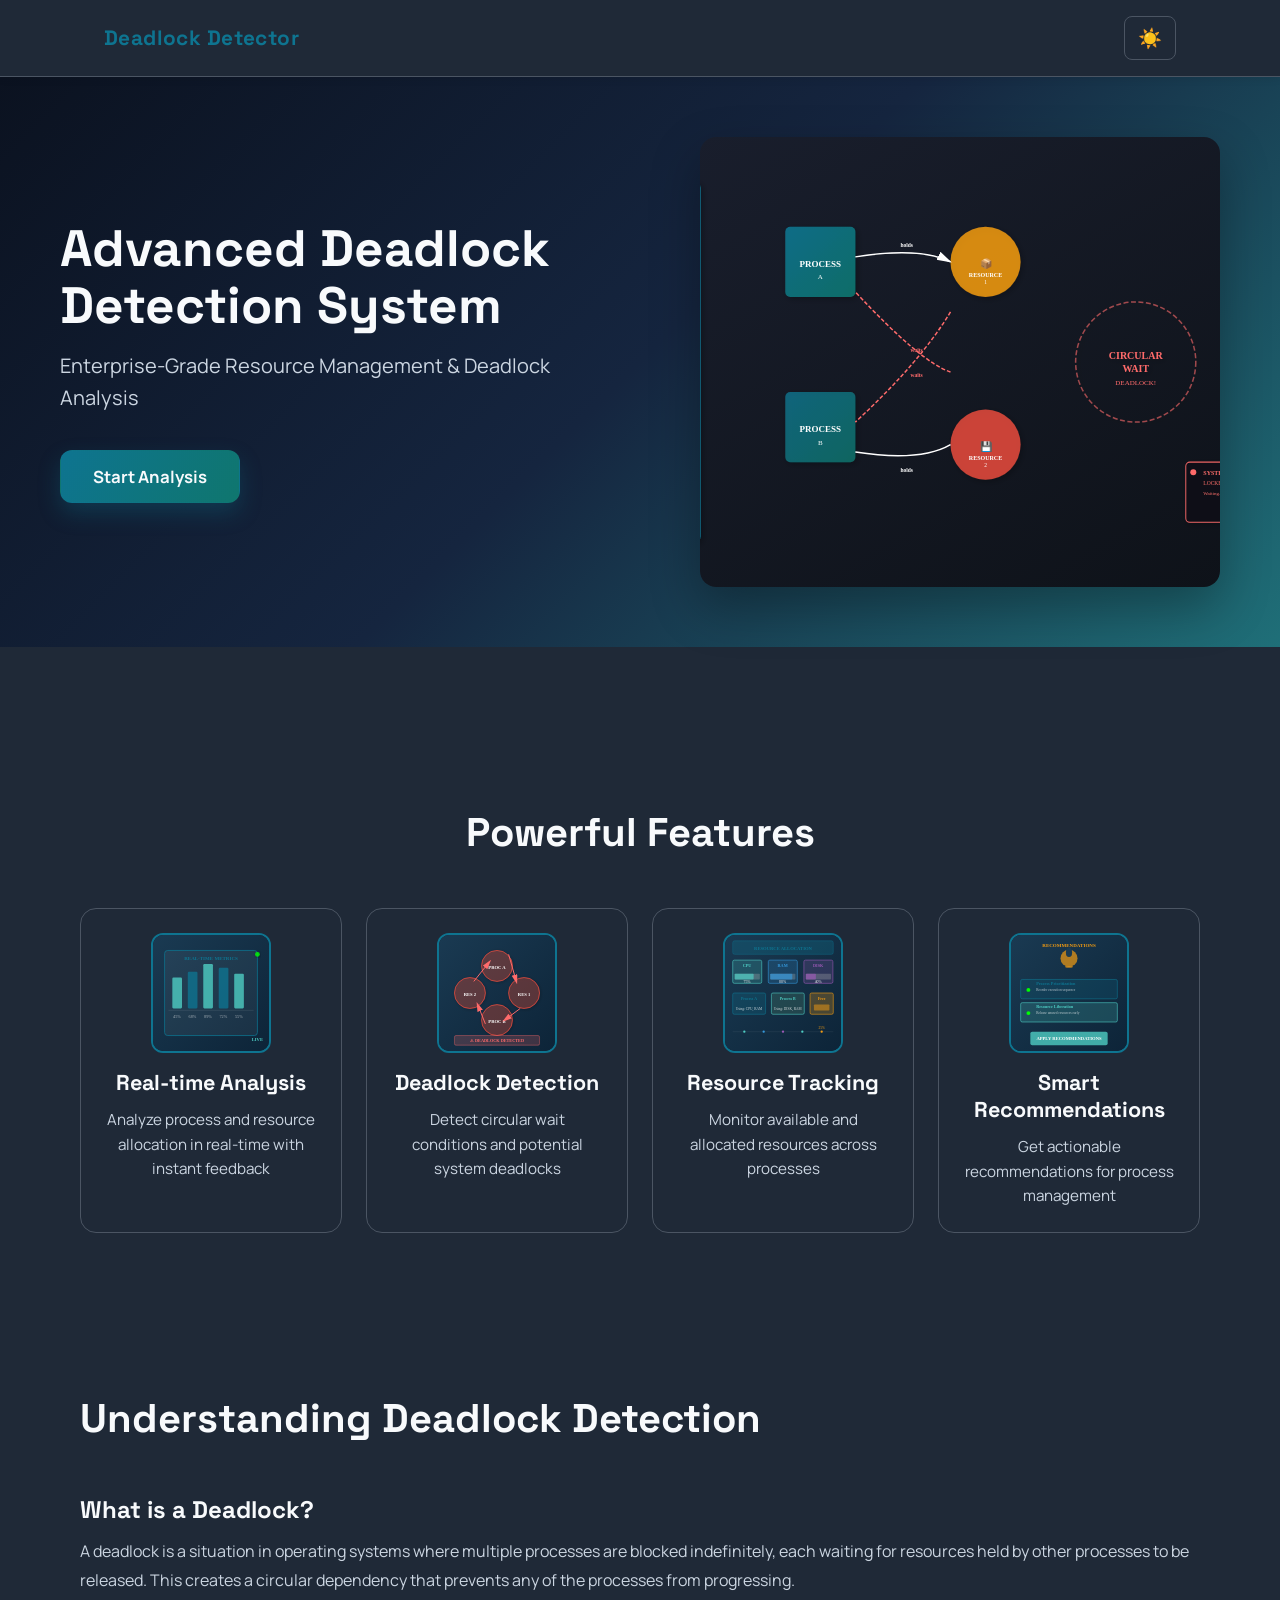
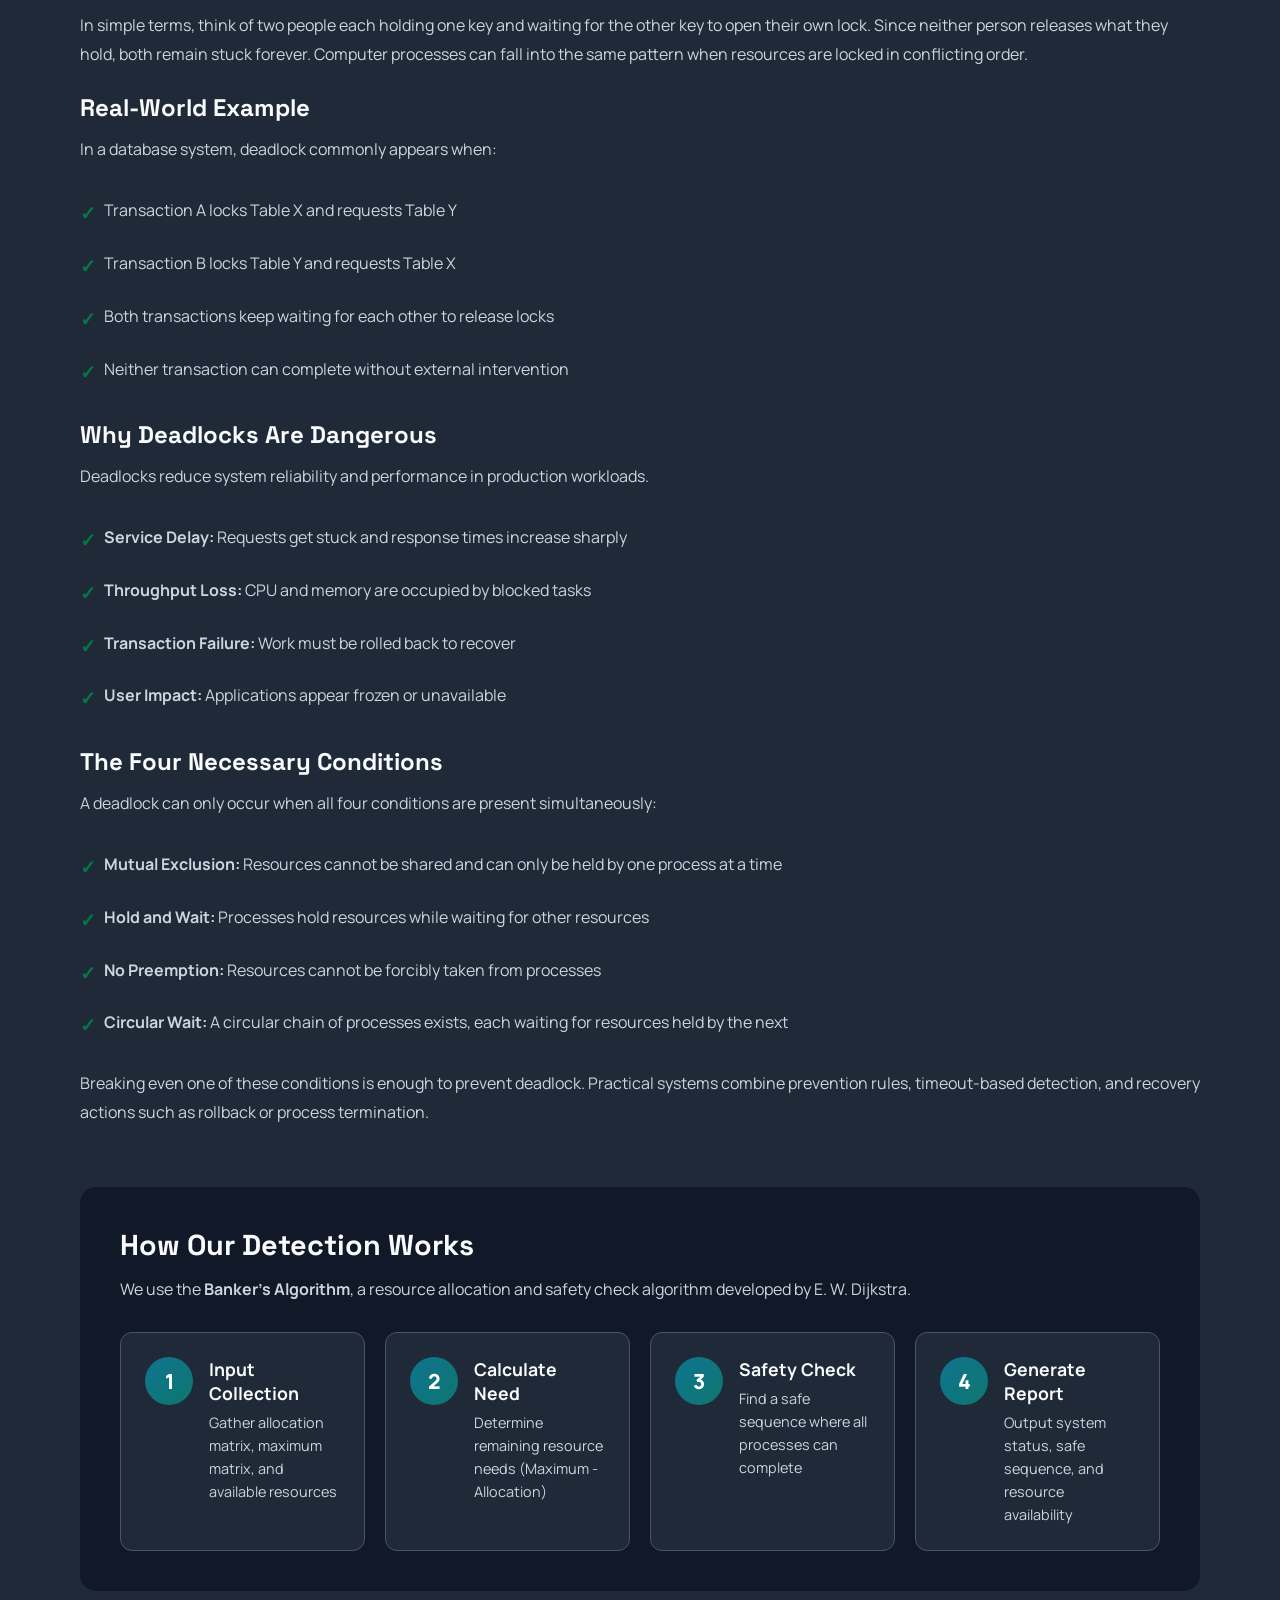
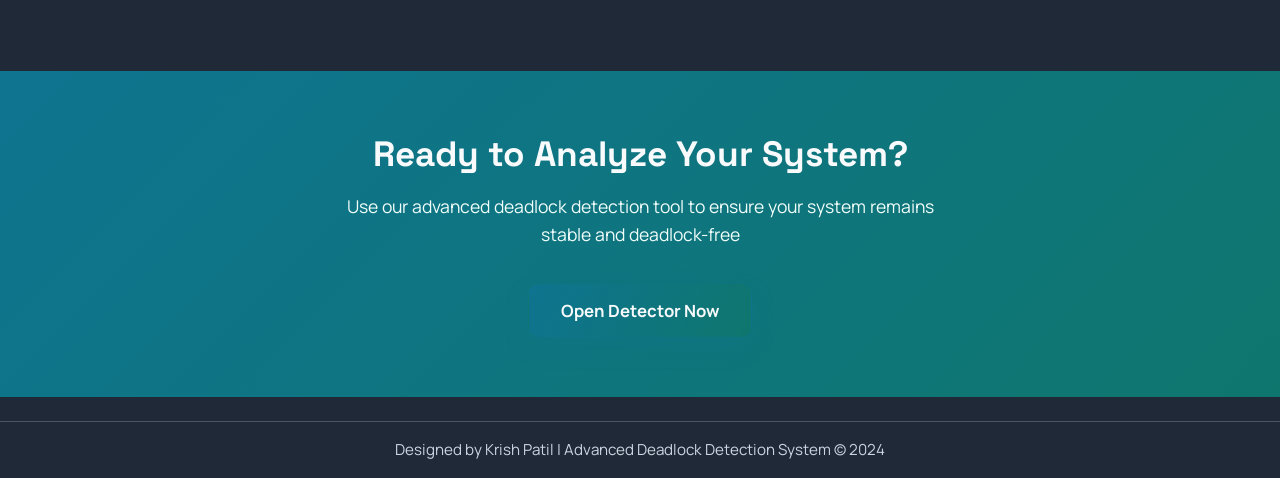
<file: index.html>
<!DOCTYPE html>
<html lang="en" data-theme="dark">
<head>
    <meta charset="UTF-8">
    <meta name="viewport" content="width=device-width, initial-scale=1.0">
    <title>Advanced Deadlock Detection System</title>
    <link rel="preconnect" href="https://fonts.googleapis.com">
    <link rel="preconnect" href="https://fonts.gstatic.com" crossorigin>
    <link href="https://fonts.googleapis.com/css2?family=JetBrains+Mono:wght@400;600&family=Manrope:wght@400;600;700;800&family=Space+Grotesk:wght@600;700&display=swap" rel="stylesheet">
    <link rel="stylesheet" href="style.css">
</head>
<body>
    <!-- Navigation -->
    <nav class="navbar">
        <div class="container navbar-content">
            <div class="logo">Deadlock Detector</div>
            <button class="theme-toggle" id="theme-toggle" title="Toggle Dark/Light Mode">
                <span class="theme-icon">🌙</span>
            </button>
        </div>
    </nav>

    <!-- Hero Section -->
    <section class="hero">
        <div class="container">
            <div class="hero-content">
                <h1>Advanced Deadlock Detection System</h1>
                <p class="hero-subtitle">Enterprise-Grade Resource Management & Deadlock Analysis</p>
                <a href="detector.html" class="btn btn-primary btn-lg">Start Analysis</a>
            </div>
            <div class="hero-image">
                <img src="images.svg" alt="Server Systems" class="hero-img">
            </div>
        </div>
    </section>

    <!-- Features Section -->
    <section class="features">
        <div class="container">
            <h2>Powerful Features</h2>
            <div class="features-grid">
                <div class="feature-card">
                    <div class="feature-icon">
                        <img src="feature1.svg" alt="Real-time Analysis" class="feature-img">
                    </div>
                    <h3>Real-time Analysis</h3>
                    <p>Analyze process and resource allocation in real-time with instant feedback</p>
                </div>
                <div class="feature-card">
                    <div class="feature-icon">
                        <img src="feature2.svg" alt="Deadlock Detection" class="feature-img">
                    </div>
                    <h3>Deadlock Detection</h3>
                    <p>Detect circular wait conditions and potential system deadlocks</p>
                </div>
                <div class="feature-card">
                    <div class="feature-icon">
                        <img src="feature3.svg" alt="Resource Tracking" class="feature-img">
                    </div>
                    <h3>Resource Tracking</h3>
                    <p>Monitor available and allocated resources across processes</p>
                </div>
                <div class="feature-card">
                    <div class="feature-icon">
                        <img src="feature4.svg" alt="Smart Recommendations" class="feature-img">
                    </div>
                    <h3>Smart Recommendations</h3>
                    <p>Get actionable recommendations for process management</p>
                </div>
            </div>
        </div>
    </section>

    <!-- About Section -->
    <section class="about">
        <div class="container">
            <h2>Understanding Deadlock Detection</h2>
            <div class="about-content">
                <div class="about-text">
                    <h3>What is a Deadlock?</h3>
                    <p>A deadlock is a situation in operating systems where multiple processes are blocked indefinitely, each waiting for resources held by other processes to be released. This creates a circular dependency that prevents any of the processes from progressing.</p>
                    <p>In simple terms, think of two people each holding one key and waiting for the other key to open their own lock. Since neither person releases what they hold, both remain stuck forever. Computer processes can fall into the same pattern when resources are locked in conflicting order.</p>

                    <h3 class="mt-3">Real-World Example</h3>
                    <p>In a database system, deadlock commonly appears when:</p>
                    <ul class="conditions-list">
                        <li>Transaction A locks Table X and requests Table Y</li>
                        <li>Transaction B locks Table Y and requests Table X</li>
                        <li>Both transactions keep waiting for each other to release locks</li>
                        <li>Neither transaction can complete without external intervention</li>
                    </ul>

                    <h3 class="mt-3">Why Deadlocks Are Dangerous</h3>
                    <p>Deadlocks reduce system reliability and performance in production workloads.</p>
                    <ul class="conditions-list">
                        <li><strong>Service Delay:</strong> Requests get stuck and response times increase sharply</li>
                        <li><strong>Throughput Loss:</strong> CPU and memory are occupied by blocked tasks</li>
                        <li><strong>Transaction Failure:</strong> Work must be rolled back to recover</li>
                        <li><strong>User Impact:</strong> Applications appear frozen or unavailable</li>
                    </ul>
                    
                    <h3 class="mt-3">The Four Necessary Conditions</h3>
                    <p>A deadlock can only occur when all four conditions are present simultaneously:</p>
                    <ul class="conditions-list">
                        <li><strong>Mutual Exclusion:</strong> Resources cannot be shared and can only be held by one process at a time</li>
                        <li><strong>Hold and Wait:</strong> Processes hold resources while waiting for other resources</li>
                        <li><strong>No Preemption:</strong> Resources cannot be forcibly taken from processes</li>
                        <li><strong>Circular Wait:</strong> A circular chain of processes exists, each waiting for resources held by the next</li>
                    </ul>

                    <p>Breaking even one of these conditions is enough to prevent deadlock. Practical systems combine prevention rules, timeout-based detection, and recovery actions such as rollback or process termination.</p>
                </div>
            </div>

            <div class="algorithm-section">
                <h3>How Our Detection Works</h3>
                <p>We use the <strong>Banker's Algorithm</strong>, a resource allocation and safety check algorithm developed by E. W. Dijkstra.</p>
                
                <div class="algorithm-steps">
                    <div class="step">
                        <div class="step-number">1</div>
                        <div class="step-content">
                            <h4>Input Collection</h4>
                            <p>Gather allocation matrix, maximum matrix, and available resources</p>
                        </div>
                    </div>
                    <div class="step">
                        <div class="step-number">2</div>
                        <div class="step-content">
                            <h4>Calculate Need</h4>
                            <p>Determine remaining resource needs (Maximum - Allocation)</p>
                        </div>
                    </div>
                    <div class="step">
                        <div class="step-number">3</div>
                        <div class="step-content">
                            <h4>Safety Check</h4>
                            <p>Find a safe sequence where all processes can complete</p>
                        </div>
                    </div>
                    <div class="step">
                        <div class="step-number">4</div>
                        <div class="step-content">
                            <h4>Generate Report</h4>
                            <p>Output system status, safe sequence, and resource availability</p>
                        </div>
                    </div>
                </div>
            </div>
        </div>
    </section>

    <!-- CTA Section -->
    <section class="cta">
        <div class="container">
            <h2>Ready to Analyze Your System?</h2>
            <p>Use our advanced deadlock detection tool to ensure your system remains stable and deadlock-free</p>
            <a href="detector.html" class="btn btn-primary btn-lg">Open Detector Now</a>
        </div>
    </section>

    <footer class="footer">
        <p>Designed by Krish Patil | Advanced Deadlock Detection System © 2024</p>
    </footer>
    <script src="script.js"></script>
</body>
</html>
</file>
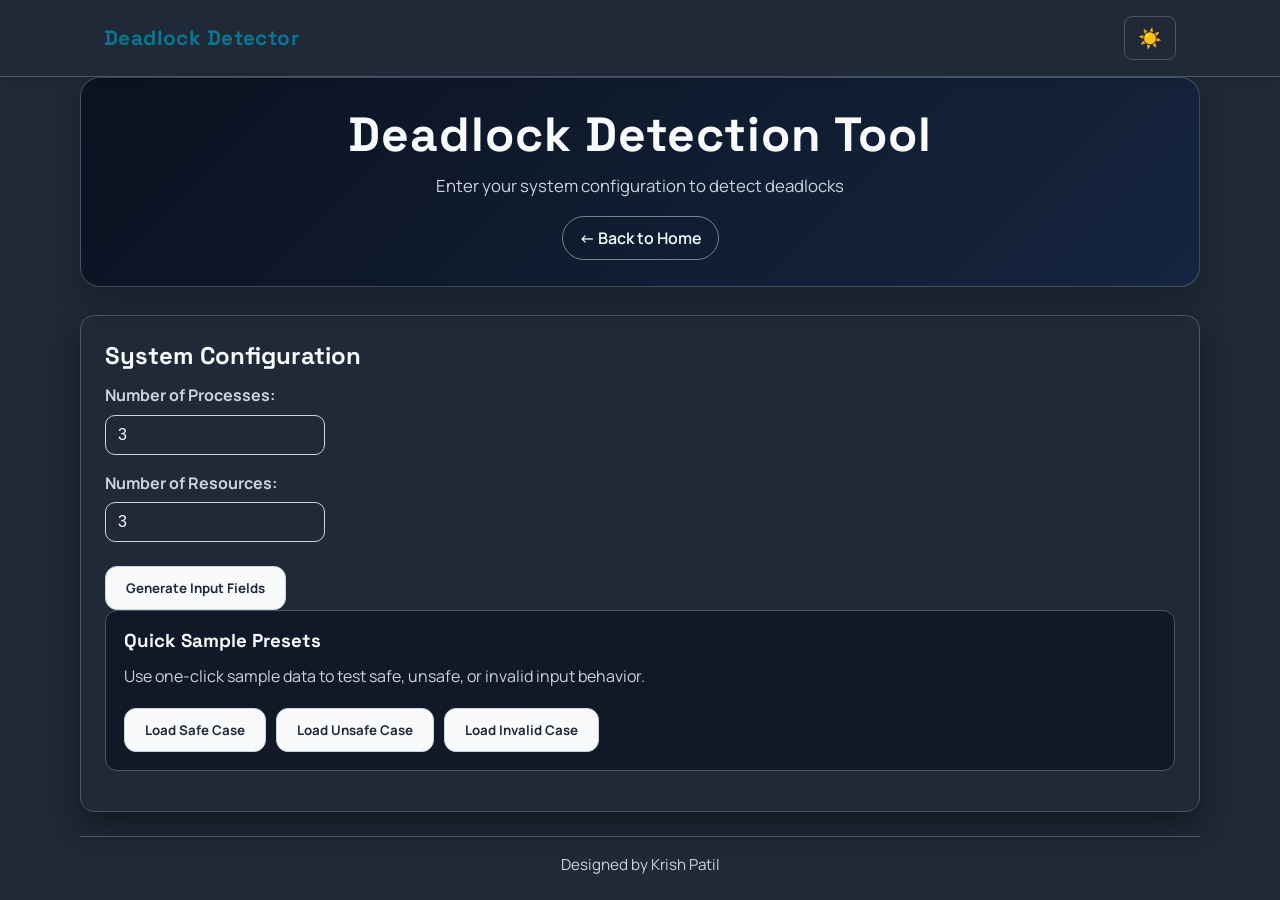
<file: detector.html>
<!DOCTYPE html>
<html lang="en" data-theme="dark">
<head>
    <meta charset="UTF-8">
    <meta name="viewport" content="width=device-width, initial-scale=1.0">
    <title>Deadlock Detector - Analysis Tool</title>
    <link rel="preconnect" href="https://fonts.googleapis.com">
    <link rel="preconnect" href="https://fonts.gstatic.com" crossorigin>
    <link href="https://fonts.googleapis.com/css2?family=JetBrains+Mono:wght@400;600&family=Manrope:wght@400;600;700;800&family=Space+Grotesk:wght@600;700&display=swap" rel="stylesheet">
    <link rel="stylesheet" href="style.css">
</head>
<body>
    <!-- Navigation -->
    <nav class="navbar">
        <div class="container navbar-content">
            <div class="logo">Deadlock Detector</div>
            <button class="theme-toggle" id="theme-toggle" title="Toggle Dark/Light Mode">
                <span class="theme-icon">🌙</span>
            </button>
        </div>
    </nav>

    <div class="container">
        <div class="header">
            <h1>Deadlock Detection Tool</h1>
            <p>Enter your system configuration to detect deadlocks</p>
            <a href="index.html" class="back-link">← Back to Home</a>
        </div>

        <div class="main-content">
            <div class="input-section">
                <h2>System Configuration</h2>
                
                <div class="form-group">
                    <label for="numProcesses">Number of Processes:</label>
                    <input type="number" id="numProcesses" min="1" max="10" value="3">
                </div>

                <div class="form-group">
                    <label for="numResources">Number of Resources:</label>
                    <input type="number" id="numResources" min="1" max="10" value="3">
                </div>

                <button class="btn btn-secondary" onclick="generateMatrices()">Generate Input Fields</button>

                <div class="matrix-section preset-section">
                    <h3>Quick Sample Presets</h3>
                    <p>Use one-click sample data to test safe, unsafe, or invalid input behavior.</p>
                    <div class="preset-buttons">
                        <button class="btn btn-secondary" onclick="loadPreset('safe')">Load Safe Case</button>
                        <button class="btn btn-secondary" onclick="loadPreset('unsafe')">Load Unsafe Case</button>
                        <button class="btn btn-secondary" onclick="loadPreset('invalid')">Load Invalid Case</button>
                    </div>
                </div>

                <div id="matrices-container" style="display:none;">
                    <!-- Allocation Matrix -->
                    <div class="matrix-section">
                        <h3>Allocation Matrix (Current Resource Allocation)</h3>
                        <div id="allocationMatrix"></div>
                    </div>

                    <!-- Maximum Matrix -->
                    <div class="matrix-section">
                        <h3>Maximum Matrix (Maximum Resources Needed)</h3>
                        <div id="maximumMatrix"></div>
                    </div>

                    <!-- Available Resources -->
                    <div class="matrix-section">
                        <h3>Available Resources</h3>
                        <div id="availableResources"></div>
                    </div>

                    <button class="btn btn-primary" onclick="analyzeDeadlock()">Analyze for Deadlock</button>
                </div>
            </div>

            <!-- Results Section -->
            <div id="results-section" style="display:none;" class="results-section">
                <h2>Analysis Results</h2>
                
                <div id="status-card" class="card status-card"></div>
                
                <div id="safe-sequence-card" style="display:none;" class="card">
                    <h3>Safe Sequence Found</h3>
                    <p id="safe-sequence"></p>
                </div>

                <div id="need-matrix-card" style="display:none;" class="card">
                    <h3>Need Matrix (Tabular Form)</h3>
                    <div id="need-matrix"></div>
                </div>

                <div id="stepwise-card" style="display:none;" class="card">
                    <h3>Step-wise Solution</h3>
                    <div id="stepwise-solution" class="stepwise-solution-block"></div>
                </div>

                <div id="remaining-resources-card" style="display:none;" class="card">
                    <h3>Remaining Resources</h3>
                    <div id="remaining-resources"></div>
                </div>

                <div id="process-details-card" style="display:none;" class="card">
                    <h3>Process Details</h3>
                    <div id="process-details"></div>
                </div>

                <div id="deadlock-processes-card" style="display:none;" class="card deadlock-card">
                    <h3>Processes in Deadlock</h3>
                    <p id="deadlock-processes"></p>
                </div>

                <div id="request-option-card" style="display:none;" class="card">
                    <h3>Additional Process Request</h3>
                    <p>Do you want to request resources for any process?</p>
                    <div class="request-choice">
                        <label>
                            <input type="radio" name="wantsRequest" value="yes"> Yes
                        </label>
                        <label>
                            <input type="radio" name="wantsRequest" value="no" checked> No
                        </label>
                    </div>

                    <div id="request-form-container" style="display:none;">
                        <div class="form-group">
                            <label for="request-process">Select Process:</label>
                            <select id="request-process"></select>
                        </div>
                        <div class="matrix-section">
                            <h3>Requested Resources</h3>
                            <div id="request-vector-inputs"></div>
                        </div>
                        <button class="btn btn-secondary" onclick="evaluateAdditionalRequest()">Check Request</button>
                    </div>

                    <div id="request-result" class="request-result"></div>
                </div>

                <button class="btn btn-secondary" onclick="resetForm()">Analyze Again</button>
            </div>
        </div>
        <footer class="footer">
            <p>Designed by Krish Patil</p>
        </footer>
    </div>

    <script src="script.js"></script>
</body>
</html>
</file>
<file: style.css>
:root {
    --bg-1: #0b1220;
    --bg-2: #15253f;
    --bg-3: #1f6f78;
    --text-primary: #0f172a;
    --text-secondary: #334155;
    --surface: #ffffff;
    --surface-soft: #f8fafc;
    --surface-strong: #eef2ff;
    --border: #dbe3ee;
    --accent: #0e7490;
    --accent-strong: #0f766e;
    --danger: #b42318;
    --danger-soft: #fef3f2;
    --safe: #067647;
    --safe-soft: #ecfdf3;
    --radius-md: 14px;
    --radius-lg: 20px;
    --shadow-soft: 0 14px 30px rgba(2, 8, 23, 0.14);
    --shadow-strong: 0 28px 60px rgba(2, 8, 23, 0.2);
}

/* Dark Mode Theme */
html[data-theme="dark"] {
    --text-primary: #f8fafc;
    --text-secondary: #cbd5e1;
    --surface: #1f2937;
    --surface-soft: #111827;
    --surface-strong: #374151;
    --border: #4b5563;
    --danger-soft: #7f1d1d;
    --safe-soft: #064e3b;
    --shadow-soft: 0 14px 30px rgba(0, 0, 0, 0.4);
    --shadow-strong: 0 28px 60px rgba(0, 0, 0, 0.6);
}

@media (prefers-color-scheme: dark) {
    html:not([data-theme="light"]) {
        --text-primary: #f8fafc;
        --text-secondary: #cbd5e1;
        --surface: #1f2937;
        --surface-soft: #111827;
        --surface-strong: #374151;
        --border: #4b5563;
        --danger-soft: #7f1d1d;
        --safe-soft: #064e3b;
        --shadow-soft: 0 14px 30px rgba(0, 0, 0, 0.4);
        --shadow-strong: 0 28px 60px rgba(0, 0, 0, 0.6);
    }
}

@keyframes fadeInDown {
    from {
        opacity: 0;
        transform: translateY(-20px);
    }
    to {
        opacity: 1;
        transform: translateY(0);
    }
}

@keyframes fadeInUp {
    from {
        opacity: 0;
        transform: translateY(20px);
    }
    to {
        opacity: 1;
        transform: translateY(0);
    }
}

@keyframes slideInLeft {
    from {
        opacity: 0;
        transform: translateX(-30px);
    }
    to {
        opacity: 1;
        transform: translateX(0);
    }
}

@keyframes slideInRight {
    from {
        opacity: 0;
        transform: translateX(30px);
    }
    to {
        opacity: 1;
        transform: translateX(0);
    }
}

@keyframes scaleIn {
    from {
        opacity: 0;
        transform: scale(0.95);
    }
    to {
        opacity: 1;
        transform: scale(1);
    }
}

@keyframes pulse {
    0%, 100% {
        box-shadow: 0 0 0 0 rgba(14, 116, 144, 0.3);
    }
}

@keyframes glow {
    0% {
        box-shadow: var(--shadow-soft);
    }
    50% {
        box-shadow: var(--shadow-soft);
    }
    100% {
        box-shadow: var(--shadow-soft);
    }
}

@keyframes shimmer {
    0% {
        background-position: -1000px 0;
    }
    100% {
        background-position: 1000px 0;
    }
}

* {
    margin: 0;
    padding: 0;
    box-sizing: border-box;
}

html {
    scroll-behavior: smooth;
}

body {
    font-family: "Manrope", "Segoe UI", sans-serif;
    color: var(--text-primary);
    min-height: 100vh;
    background: var(--surface);
}

input, textarea, select {
    color: var(--text-primary);
    background-color: var(--surface);
    transition: background-color 0.3s ease, color 0.3s ease, border-color 0.3s ease;
}

/* Navbar Styling */
.navbar {
    background: var(--surface);
    border-bottom: 1px solid var(--border);
    padding: 1rem 0;
    position: sticky;
    top: 0;
    z-index: 100;
    box-shadow: 0 2px 8px rgba(0, 0, 0, 0.08);
}

.navbar-content {
    display: flex;
    justify-content: space-between;
    align-items: center;
    padding: 0 1.5rem;
}

.logo {
    font-size: 1.3rem;
    font-weight: 700;
    color: var(--accent);
    font-family: "Space Grotesk", "Manrope", sans-serif;
    letter-spacing: 0.02em;
}

.theme-toggle {
    background: none;
    border: 1px solid var(--border);
    padding: 0.6rem 0.8rem;
    border-radius: 8px;
    cursor: pointer;
    font-size: 1.2rem;
    transition: all 0.3s ease;
    display: flex;
    align-items: center;
    justify-content: center;
    color: var(--accent);
}

.theme-toggle:hover {
    background: var(--surface-soft);
    border-color: var(--accent);
    transform: scale(1.05);
}

.theme-icon {
    display: inline-block;
    transition: transform 0.3s ease;
}

.theme-toggle:active .theme-icon {
    transform: rotate(20deg);
}

.container {
    max-width: 1120px;
    margin: 0 auto;
}

.header {
    text-align: center;
    margin-bottom: 28px;
    padding: 26px 22px;
    border: 1px solid rgba(226, 232, 240, 0.24);
    background: linear-gradient(135deg, var(--bg-1) 0%, var(--bg-2) 100%);
    backdrop-filter: blur(8px);
    border-radius: var(--radius-lg);
    box-shadow: 0 10px 30px rgba(0, 0, 0, 0.25);
    animation: fadeInDown 0.8s ease-out;
}

.header h1 {
    font-family: "Space Grotesk", "Manrope", sans-serif;
    font-size: clamp(2rem, 3.8vw, 3rem);
    letter-spacing: 0.02em;
    margin-bottom: 8px;
    color: #f8fafc;
}

.header p {
    font-size: 1.05rem;
    color: #cbd5e1;
}

.back-link {
    display: inline-block;
    margin-top: 16px;
    text-decoration: none;
    color: #f0fdfa;
    font-weight: 600;
    border: 1px solid rgba(240, 253, 250, 0.45);
    padding: 10px 16px;
    border-radius: 999px;
    transition: all 0.25s ease;
    animation: slideInRight 0.6s ease-out;
}

.back-link:hover {
    background: #f0fdfa;
    color: #0f172a;
    transform: translateY(-1px);
}

.main-content {
    display: grid;
    grid-template-columns: 1fr;
    gap: 18px;
}

.card,
.input-section,
.results-section {
    border-radius: var(--radius-md);
    background: var(--surface);
    color: var(--text-primary);
    border: 1px solid var(--border);
    box-shadow: var(--shadow-soft);
    padding: 24px;
    animation: fadeInUp 0.7s ease-out;
}

.card {
    transition: transform 0.3s ease, box-shadow 0.3s ease;
}

.card:hover {
    transform: translateY(-4px);
    box-shadow: var(--shadow-strong);
}

h2,
h3 {
    color: var(--text-primary);
    margin-bottom: 12px;
    font-family: "Space Grotesk", "Manrope", sans-serif;
}

p,
li,
label {
    color: var(--text-secondary);
    line-height: 1.6;
}

.features-card ul,
.info-card ol {
    margin-left: 20px;
    margin-top: 10px;
}

.features-card li,
.info-card li {
    margin: 8px 0;
    animation: slideInLeft 0.5s ease-out;
}

.btn {
    display: inline-flex;
    align-items: center;
    justify-content: center;
    gap: 8px;
    font-family: "Manrope", "Segoe UI", sans-serif;
    font-weight: 700;
    border-radius: 12px;
    padding: 12px 20px;
    border: 1px solid transparent;
    cursor: pointer;
    text-decoration: none;
    transition: transform 0.18s ease, box-shadow 0.2s ease, background 0.2s ease;
    margin-top: 8px;
    animation: slideInLeft 0.6s ease-out;
}

.btn:hover {
    transform: translateY(-2px);
}

.btn-primary {
    color: #f8fafc;
    background: linear-gradient(120deg, var(--accent), var(--accent-strong));
    box-shadow: 0 10px 22px rgba(14, 116, 144, 0.3);
}

.btn-primary:hover {
    box-shadow: 0 14px 28px rgba(14, 116, 144, 0.36);
}

.btn-secondary {
    color: var(--surface);
    background: var(--text-primary);
    border-color: var(--text-secondary);
}

.btn-secondary:hover {
    background: #edf2f7;
}

.form-group {
    margin-bottom: 16px;
}

.form-group label {
    display: block;
    font-weight: 700;
    margin-bottom: 6px;
}

.form-group input {
    width: 100%;
    max-width: 220px;
    border: 1px solid #cbd5e1;
    border-radius: 10px;
    padding: 10px 12px;
    font-size: 1rem;
    transition: all 0.3s ease;
    animation: slideInLeft 0.5s ease-out;
    background: var(--surface);
    color: var(--text-primary);
}

.form-group input:focus,
.matrix-input:focus,
.resource-item input:focus {
    outline: none;
    border-color: var(--accent);
    box-shadow: 0 0 0 4px rgba(14, 116, 144, 0.16);
}

#matrices-container {
    margin-top: 22px;
}

.matrix-section {
    background: var(--surface-soft);
    border: 1px solid var(--border);
    border-radius: 12px;
    padding: 18px;
    margin-bottom: 16px;
    animation: fadeInUp 0.6s ease-out;
    transition: all 0.3s ease;
}

.matrix-section:hover {
    border-color: var(--accent);
    box-shadow: 0 6px 16px rgba(14, 116, 144, 0.1);
}

.matrix-row {
    display: grid;
    grid-template-columns: 56px repeat(auto-fit, minmax(56px, 1fr));
    gap: 8px;
    margin-bottom: 10px;
}

.matrix-label {
    display: flex;
    align-items: center;
    justify-content: center;
    border-radius: 8px;
    background: var(--accent);
    color: #ffffff;
    font-weight: 700;
}

.matrix-input {
    border: 1px solid #cbd5e1;
    border-radius: 8px;
    padding: 8px;
    text-align: center;
    font-size: 0.95rem;
    background: var(--surface);
    color: var(--text-primary);
}

.resource-input-group {
    display: flex;
    flex-wrap: wrap;
    gap: 12px;
}

.resource-item {
    display: flex;
    align-items: center;
    gap: 8px;
    background: var(--surface);
    border: 1px solid var(--border);
    border-radius: 10px;
    padding: 8px 10px;
}

.resource-item label {
    font-weight: 700;
    min-width: 34px;
}

.resource-item input {
    width: 64px;
    border: 1px solid #cbd5e1;
    border-radius: 8px;
    padding: 7px;
    text-align: center;
    background: var(--surface);
    color: var(--text-primary);
}

.status-card {
    font-size: 1.05rem;
    font-weight: 800;
    letter-spacing: 0.01em;
    animation: scaleIn 0.6s ease-out;
}

.status-card.safe {
    background: var(--safe-soft);
    color: var(--safe);
    border: 1px solid #abefc6;
}

.status-card.deadlock {
    background: var(--danger-soft);
    color: var(--danger);
    border: 1px solid #fecdca;
}

.deadlock-card {
    background: var(--danger-soft);
    border-color: #fecdca;
    animation: slideInRight 0.7s ease-out;
}

#safe-sequence,
#deadlock-processes,
#remaining-resources,
#process-details {
    background: var(--surface);
    border: 1px solid var(--border);
    border-radius: 10px;
    padding: 14px;
    margin-top: 10px;
    animation: fadeInUp 0.6s ease-out 0.3s both;
    color: var(--text-primary);
}

#safe-sequence,
#deadlock-processes {
    font-family: "JetBrains Mono", Consolas, monospace;
    font-size: 0.95rem;
}

.resource-display {
    display: flex;
    flex-wrap: wrap;
    gap: 10px;
}

.resource-item-display {
    border-radius: 10px;
    padding: 9px 12px;
    border: 1px solid var(--accent);
    background: var(--surface-soft);
    color: var(--text-primary);
    animation: scaleIn 0.5s ease-out;
    transition: all 0.3s ease;
}

.resource-item-display:hover {
    transform: scale(1.05);
    box-shadow: 0 6px 14px rgba(14, 116, 144, 0.25);
}

.resource-item-display strong {
    color: var(--accent);
}

.table-wrap {
    overflow-x: auto;
    margin-top: 10px;
}

.need-table {
    width: 100%;
    border-collapse: collapse;
    min-width: 420px;
    background: var(--surface);
    border: 1px solid var(--border);
    border-radius: 10px;
    overflow: hidden;
}

.need-table th,
.need-table td {
    border: 1px solid var(--border);
    padding: 10px 12px;
    text-align: center;
    color: var(--text-primary);
}

.need-table th {
    background: var(--surface-strong);
    font-weight: 700;
}

.stepwise-list {
    margin-top: 10px;
    padding-left: 20px;
}

.stepwise-list li {
    margin-bottom: 8px;
    color: var(--text-primary);
    line-height: 1.5;
}

.stepwise-solution-block {
    margin-top: 8px;
}

.step-group {
    border: 1px solid var(--border);
    border-radius: 12px;
    background: var(--surface-soft);
    padding: 12px;
    margin-bottom: 12px;
}

.step-group h4 {
    margin-bottom: 8px;
    color: var(--accent);
}

.step-subgroup {
    border: 1px dashed var(--border);
    border-radius: 10px;
    background: var(--surface);
    padding: 10px;
    margin-top: 10px;
}

.step-subgroup h5 {
    margin-bottom: 6px;
    color: var(--text-primary);
}

.request-choice {
    display: flex;
    gap: 18px;
    margin: 12px 0 14px;
}

.request-choice label {
    display: inline-flex;
    align-items: center;
    gap: 6px;
    font-weight: 600;
    color: var(--text-primary);
}

.request-result {
    margin-top: 12px;
    background: var(--surface-soft);
    border: 1px solid var(--border);
    border-radius: 10px;
    padding: 12px;
    color: var(--text-primary);
}

.request-safe {
    color: var(--safe);
    font-weight: 700;
}

.request-invalid {
    color: var(--danger);
    font-weight: 700;
}

.preset-section p {
    margin-bottom: 10px;
}

.preset-buttons {
    display: flex;
    flex-wrap: wrap;
    gap: 10px;
}

.process-item {
    border: 1px solid var(--border);
    border-radius: 10px;
    padding: 12px;
    background: var(--surface-soft);
    margin-bottom: 10px;
    animation: slideInLeft 0.5s ease-out;
    transition: all 0.3s ease;
    color: var(--text-primary);
}

.process-item:hover {
    transform: translateX(4px);
    box-shadow: 0 6px 14px rgba(14, 116, 144, 0.15);
}

.process-item strong {
    color: var(--text-primary);
}

.footer {
    margin-top: 24px;
    text-align: center;
    padding: 16px;
    color: var(--text-secondary);
    border-top: 1px solid var(--border);
    animation: fadeInUp 0.8s ease-out 0.5s both;
}

.footer p {
    font-size: 0.95rem;
}

/* Hero Section */
.hero {
    background: linear-gradient(135deg, var(--bg-1) 0%, var(--bg-2) 50%, var(--bg-3) 100%);
    color: white;
    padding: 60px 0;
    margin: 0;
    width: 100%;
    margin-bottom: 80px;
    display: grid;
    grid-template-columns: 1fr 1fr;
    gap: 0;
    align-items: center;
}

.hero .container {
    display: contents;
}

.hero-content {
    animation: slideInLeft 0.8s ease-out;
    padding: 0 60px;
}

.hero-content h1 {
    font-family: "Space Grotesk", sans-serif;
    font-size: 3.2rem;
    line-height: 1.1;
    margin-bottom: 16px;
    color: #f8fafc;
}

.hero-subtitle {
    font-size: 1.25rem;
    color: #cbd5e1;
    margin-bottom: 28px;
    line-height: 1.6;
}

.hero-image {
    animation: slideInRight 0.8s ease-out;
    width: 100%;
    height: 450px;
    padding: 0 60px;
}

.hero-img {
    width: 100%;
    height: 100%;
    object-fit: cover;
    border-radius: 16px;
    box-shadow: 0 20px 50px rgba(0, 0, 0, 0.3);
    transition: transform 0.3s ease;
}

.hero-img:hover {
    transform: scale(1.02);
}

.btn-lg {
    font-size: 1.05rem;
    padding: 14px 32px;
}

/* Features Section */
.features {
    padding: 80px 20px;
    background: var(--surface);
}

.features h2 {
    font-family: "Space Grotesk", sans-serif;
    font-size: 2.5rem;
    text-align: center;
    margin-bottom: 50px;
    color: var(--text-primary);
}

.features-grid {
    display: grid;
    grid-template-columns: repeat(auto-fit, minmax(260px, 1fr));
    gap: 24px;
}

.feature-card {
    background: var(--surface);
    border-radius: 16px;
    padding: 24px;
    text-align: center;
    border: 1px solid var(--border);
    transition: all 0.3s ease;
    animation: fadeInUp 0.7s ease-out;
}

.feature-card:hover {
    transform: translateY(-8px);
    box-shadow: 0 20px 40px rgba(0, 0, 0, 0.1);
    border-color: var(--accent);
}

.feature-icon {
    width: 120px;
    height: 120px;
    margin: 0 auto 16px;
    border-radius: 12px;
    overflow: hidden;
    background: var(--surface-soft);
    display: flex;
    align-items: center;
    justify-content: center;
    border: 2px solid var(--accent);
    animation: scaleIn 0.6s ease-out;
}

.feature-img {
    width: 100%;
    height: 100%;
    object-fit: cover;
}

.feature-card h3 {
    font-size: 1.35rem;
    margin-bottom: 12px;
    color: var(--text-primary);
}

.feature-card p {
    color: var(--text-secondary);
    line-height: 1.6;
    font-size: 0.95rem;
}

/* About Section */
.about {
    padding: 80px 20px;
    background: var(--surface);
}

.about h2 {
    font-family: "Space Grotesk", sans-serif;
    font-size: 2.5rem;
    margin-bottom: 50px;
    color: var(--text-primary);
}

.about-content {
    margin-bottom: 60px;
}

.about-text {
    animation: slideInLeft 0.8s ease-out;
}

.about-text h3 {
    font-size: 1.5rem;
    color: var(--text-primary);
    margin-bottom: 12px;
    margin-top: 24px;
}

.about-text h3:first-child {
    margin-top: 0;
}

.about-text p {
    color: var(--text-secondary);
    line-height: 1.8;
    margin-bottom: 16px;
}

.conditions-list {
    list-style: none;
    padding: 0;
    margin: 20px 0;
}

.conditions-list li {
    padding: 12px 0;
    padding-left: 24px;
    position: relative;
    color: var(--text-secondary);
    line-height: 1.8;
}

.conditions-list li:before {
    content: "✓";
    position: absolute;
    left: 0;
    color: var(--safe);
    font-weight: bold;
    font-size: 1.2rem;
}

.mt-3 {
    margin-top: 24px;
}

/* Algorithm Section */
.algorithm-section {
    background: var(--surface-soft);
    padding: 40px;
    border-radius: 16px;
    margin-top: 40px;
    animation: fadeInUp 0.8s ease-out;
}

.algorithm-section h3 {
    font-size: 1.8rem;
    color: var(--text-primary);
    margin-bottom: 12px;
}

.algorithm-section > p {
    color: var(--text-secondary);
    margin-bottom: 28px;
    line-height: 1.8;
}

.algorithm-steps {
    display: grid;
    grid-template-columns: repeat(auto-fit, minmax(200px, 1fr));
    gap: 20px;
}

.step {
    background: var(--surface);
    padding: 24px;
    border-radius: 12px;
    border: 1px solid var(--border);
    display: flex;
    gap: 16px;
    transition: all 0.3s ease;
}

.step:hover {
    transform: translateY(-4px);
    box-shadow: 0 12px 24px rgba(0, 0, 0, 0.08);
    border-color: var(--accent);
}

.step-number {
    width: 48px;
    height: 48px;
    border-radius: 50%;
    background: linear-gradient(135deg, var(--accent), var(--accent-strong));
    color: white;
    display: flex;
    align-items: center;
    justify-content: center;
    font-weight: 800;
    font-size: 1.3rem;
    flex-shrink: 0;
}

.step-content h4 {
    font-size: 1.1rem;
    color: var(--text-primary);
    margin-bottom: 6px;
}

.step-content p {
    color: var(--text-secondary);
    font-size: 0.9rem;
    line-height: 1.6;
}

/* CTA Section */
.cta {
    background: linear-gradient(135deg, var(--accent), var(--accent-strong));
    color: white;
    padding: 60px 20px;
    text-align: center;
    animation: fadeInUp 0.8s ease-out;
}

.cta h2 {
    font-family: "Space Grotesk", sans-serif;
    font-size: 2.2rem;
    margin-bottom: 16px;
    color: #f8fafc;
}

.cta p {
    font-size: 1.1rem;
    margin-bottom: 28px;
    color: #f0fdfa;
    max-width: 600px;
    margin-left: auto;
    margin-right: auto;
}

@media (max-width: 768px) {
    body {
        padding: 16px 12px;
    }

    .header {
        padding: 20px 16px;
    }

    .card,
    .input-section,
    .results-section {
        padding: 18px;
    }

    .btn {
        width: 100%;
    }

    .form-group input {
        max-width: none;
    }

    .matrix-row {
        grid-template-columns: 46px repeat(auto-fit, minmax(46px, 1fr));
        gap: 6px;
    }

    .resource-item {
        width: 100%;
        justify-content: space-between;
    }

    /* Hero */
    .hero .container {
        grid-template-columns: 1fr;
    }

    .hero-content h1 {
        font-size: 2.2rem;
    }

    .hero-subtitle {
        font-size: 1rem;
    }

    /* Features */
    .features h2 {
        font-size: 1.8rem;
    }

    .features-grid {
        grid-template-columns: 1fr;
    }

    /* About */
    .about-content {
        grid-template-columns: 1fr;
        gap: 30px;
    }

    .algorithm-steps {
        grid-template-columns: 1fr;
    }

    /* CTA */
    .cta h2 {
        font-size: 1.6rem;
    }
}
</file>
